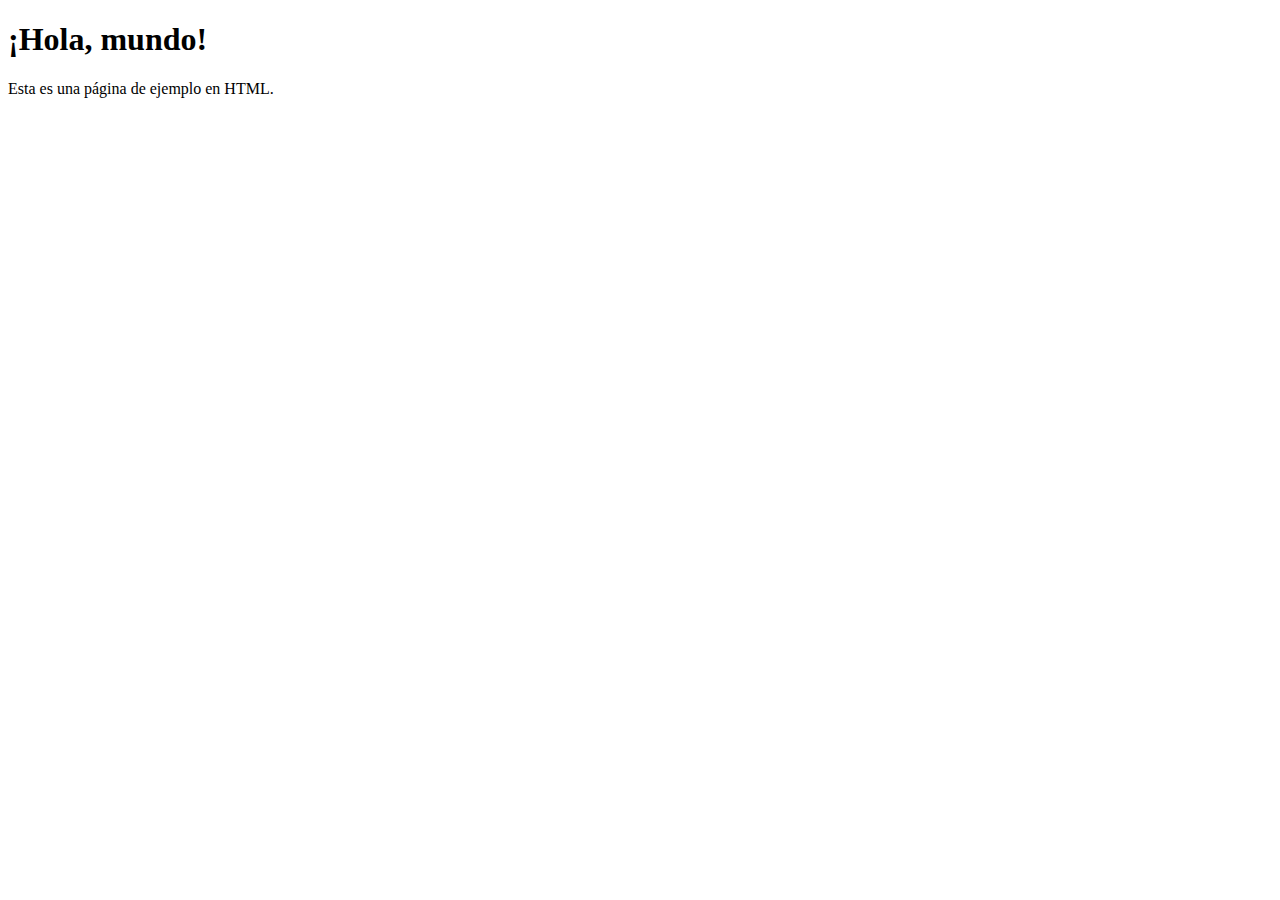
<file: index.html>
<!DOCTYPE html>
<html lang="es">
  <head>
    <meta charset="UTF-8" />
    <title>Mi Página HTML</title>
  </head>
  <body>
    <h1>¡Hola, mundo!</h1>
    <p>Esta es una página de ejemplo en HTML.</p>
  </body>
</html>
</file>
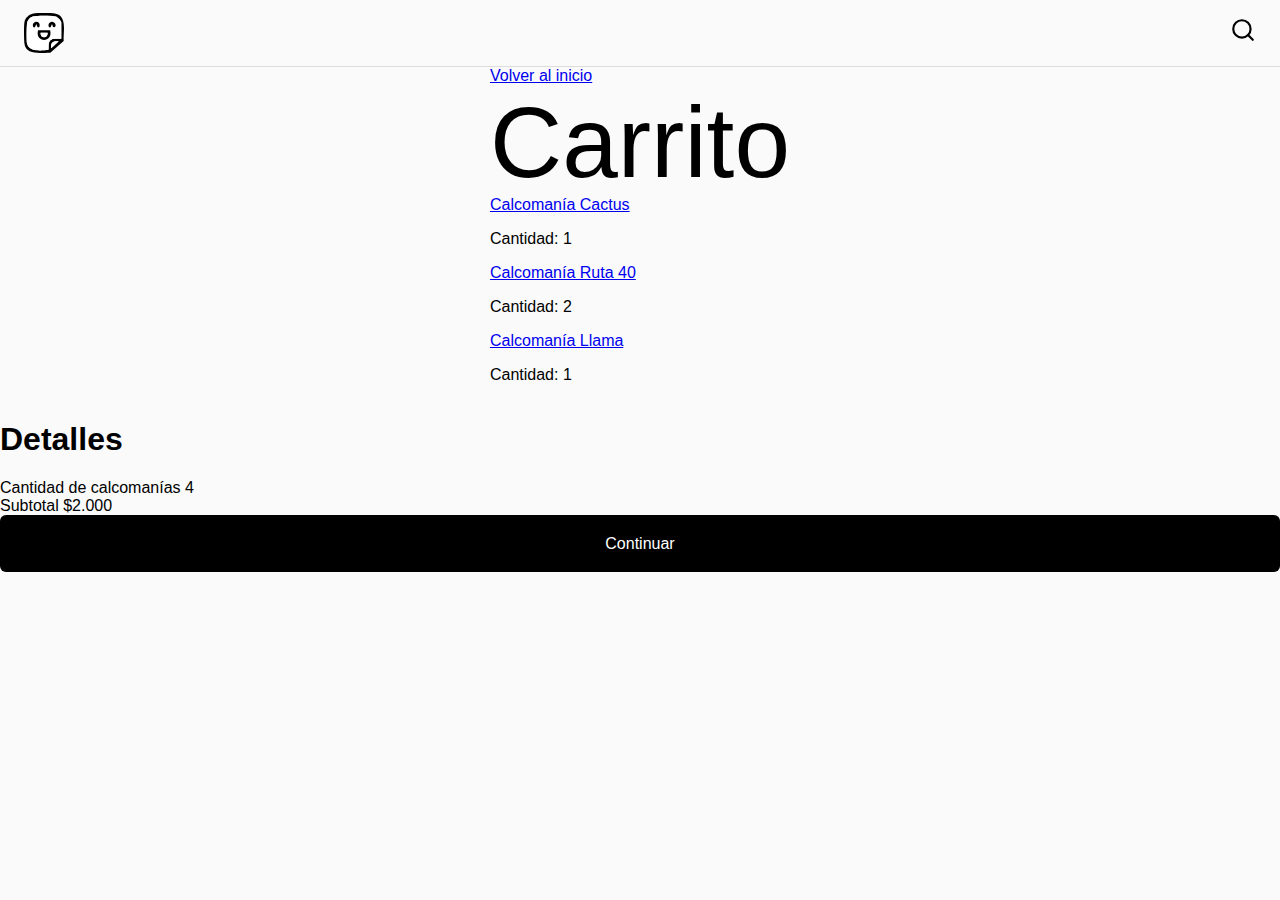
<file: pages/cart.html>
<!DOCTYPE html>
<html lang="en">
  <head>
    <meta charset="UTF-8" />
    <meta name="viewport" content="width=device-width, initial-scale=1.0" />
    <title>Carrito [0]</title>
    <link rel="stylesheet" href="/styles/main.css" />
    <link rel="stylesheet" href="/styles/nav.css" />
    <link rel="stylesheet" href="/styles/cart.css" />
    <link rel="stylesheet" href="/styles/ui.css" />
  </head>

  <header>
    <nav class="navbar">
      <a href="/index.html" class="logo">
        <img src="/public/logo.svg" alt="logo" />
      </a>

      <div class="icons">
        <a href="/pages/search.html">
          <svg
            xmlns="http://www.w3.org/2000/svg"
            width="26"
            height="26"
            viewBox="0 0 24 24"
            fill="none"
            stroke="currentColor"
            stroke-width="2"
            stroke-linecap="round"
            stroke-linejoin="round"
            style="view-transition-name: search"
          >
            <circle cx="11" cy="11" r="8"></circle>
            <line x1="21" y1="21" x2="16.65" y2="16.65"></line>
          </svg>
        </a>

        <!-- <a href="/pages/cart.html" class="cart-link">
          <span class="cart-text">Carrito [4]</span>
          <span class="cart-icon">
            <svg
              xmlns="http://www.w3.org/2000/svg"
              width="26"
              height="26"
              viewBox="0 0 24 24"
              fill="none"
              stroke="currentColor"
              stroke-width="2"
              stroke-linecap="round"
              stroke-linejoin="round"
            >
              <circle cx="9" cy="21" r="1"></circle>
              <circle cx="20" cy="21" r="1"></circle>
              <path
                d="M1 1h4l2.68 13.39a2 2 0 0 0 2 1.61h9.72a2 2 0 0 0 2-1.61L23 6H6"
              ></path>
            </svg>
          </span>
        </a> -->
      </div>
    </nav>
  </header>

  <body>
    <div class="con">
      <!-- parte izquiera -->
      <div class="cart-container">
        <div>
          <div class="cart-titles-container">
            <a href="/index.html">Volver al inicio</a>
            <span class="cart-title">Carrito</span>
            <!-- <span class="cart-item-quantity">
              <span style="view-transition-name: cartquantity">2</span> unidades
            </span> -->
          </div>
          <div class="cart-summary">
            <div class="item">
              <div class="thumb"></div>
              <div class="info">
                <a href="#"><p class="name">Calcomanía Cactus</p></a>
                <p class="qty">Cantidad: 1</p>
              </div>
            </div>

            <div class="item">
              <div class="thumb"></div>
              <div class="info">
                <a href="#">
                  <p class="name">Calcomanía Ruta 40</p>
                </a>
                <p class="qty">Cantidad: 2</p>
              </div>
            </div>

            <div class="item">
              <div class="thumb"></div>
              <div class="info">
                <a href="#"><p class="name">Calcomanía Llama</p></a>
                <p class="qty">Cantidad: 1</p>
              </div>
            </div>
          </div>
        </div>
      </div>

      <!-- parte izquiera -->
      <div class="cart-details-container">
        <h1>Detalles</h1>

        <div class="detail-row">
          <span>Cantidad de calcomanías</span>
          <span>4</span>
        </div>

        <div class="detail-row">
          <span>Subtotal</span>
          <span>$2.000</span>
        </div>

        <a href="/pages/checkout.html">
          <button class="btn-primary">Continuar</button>
        </a>
      </div>
    </div>
  </body>
</html>
</file>
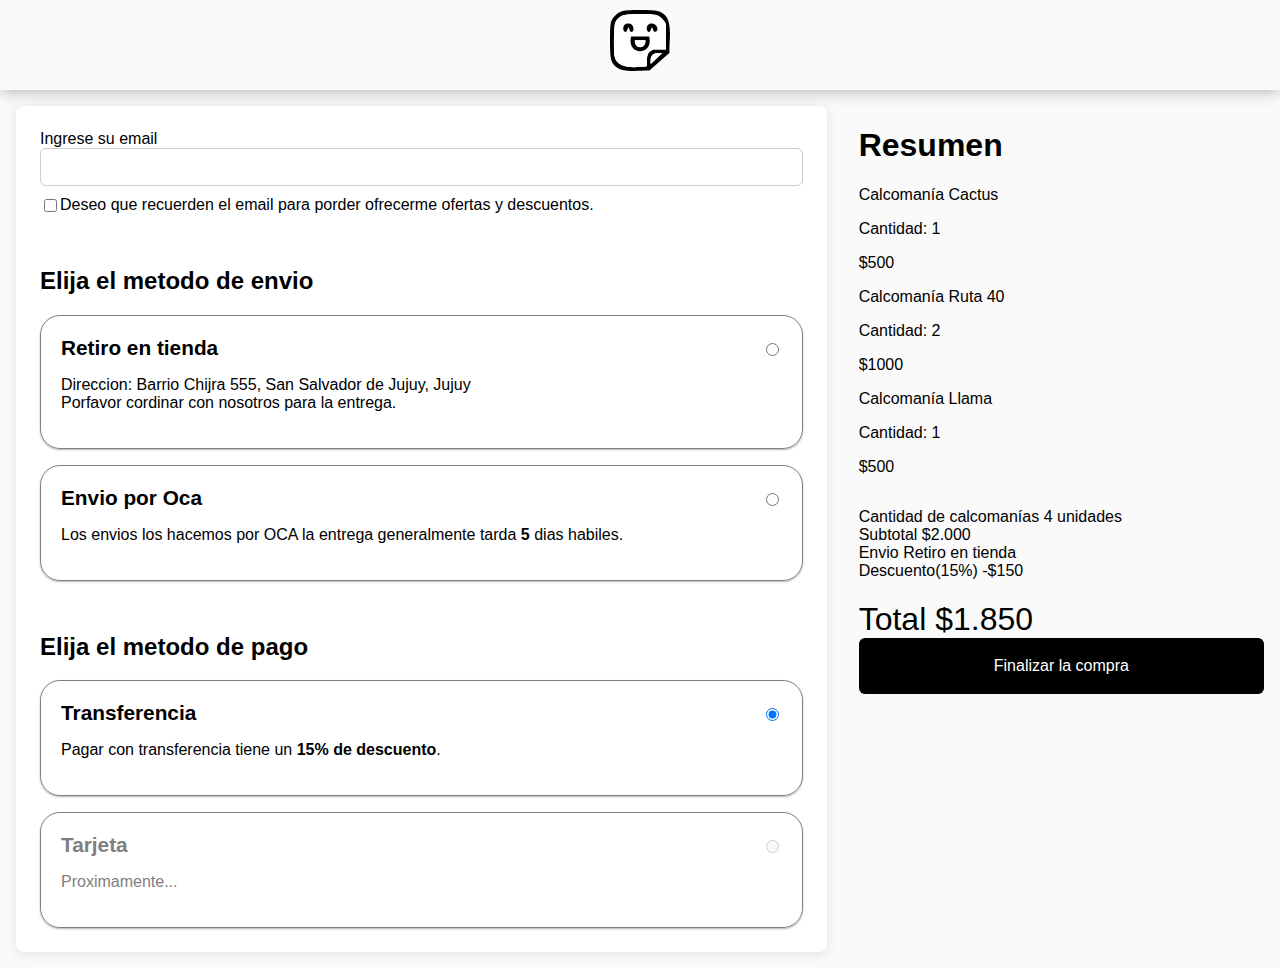
<file: pages/checkout.html>
<!DOCTYPE html>
<html lang="en">
  <head>
    <meta charset="UTF-8" />
    <meta name="viewport" content="width=device-width, initial-scale=1.0" />
    <title>Checkout</title>

    <link rel="stylesheet" href="/styles/checkout.css" />
    <link rel="stylesheet" href="/styles/main.css" />
    <link rel="stylesheet" href="/styles/ui.css" />
    <link rel="stylesheet" href="/styles/cart.css" />
  </head>
  <header>
    <nav class="checkout-nav">
      <a href="/index.html">
        <img src="/public/logo.svg" alt="" />
      </a>
    </nav>
  </header>
  <body>
    <div class="checkout-container">
      <!-- informacion de envio -->
      <div class="ship-payment-container">
        <div class="address-container">
          <label for="email">Ingrese su email</label>
          <input type="email" name="email" id="email" />

          <div style="display: flex; margin-top: 10px">
            <input type="checkbox" name="remember" id="email" />
            <label for="remember"
              >Deseo que recuerden el email para porder ofrecerme ofertas y
              descuentos.</label
            >
          </div>
        </div>

        <div class="ship-container">
          <h2>Elija el metodo de envio</h2>

          <div class="options-container">
            <div
              style="width: 100%; display: flex; justify-content: space-between"
            >
              <label for="store">Retiro en tienda</label>
              <input type="radio" name="store" checked />
            </div>
            <p>
              Direccion: Barrio Chijra 555, San Salvador de Jujuy, Jujuy <br />
              Porfavor cordinar con nosotros para la entrega.
            </p>
          </div>

          <div style="margin: 1rem"></div>

          <div class="options-container">
            <div
              style="width: 100%; display: flex; justify-content: space-between"
            >
              <label for="standar">Envio por Oca</label>
              <input type="radio" name="standar" />
            </div>

            <p>
              Los envios los hacemos por OCA la entrega generalmente tarda
              <strong>5</strong>
              dias habiles.
            </p>
          </div>
        </div>

        <div class="ship-container">
          <h2>Elija el metodo de pago</h2>

          <div class="options-container">
            <div
              style="width: 100%; display: flex; justify-content: space-between"
            >
              <label for="store">Transferencia </label>
              <input type="radio" name="store" checked />
            </div>
            <p>
              Pagar con transferencia tiene un
              <strong>15% de descuento</strong>.
            </p>
          </div>

          <div style="margin: 1rem"></div>

          <div class="options-container" style="color: grey">
            <div
              style="width: 100%; display: flex; justify-content: space-between"
            >
              <label for="standar">Tarjeta</label>
              <input type="radio" name="standar" disabled />
            </div>

            <p>Proximamente...</p>
          </div>
        </div>
      </div>

      <!-- summary -->

      <div class="summary-container">
        <div class="cart-details-container">
          <h1>Resumen</h1>

          <div class="cart-summary">
            <div class="item">
              <div class="thumb"></div>
              <div class="info">
                <p class="name">Calcomanía Cactus</p>
                <p class="qty">Cantidad: 1</p>
                <p class="qty">$500</p>
              </div>
            </div>

            <div class="item">
              <div class="thumb"></div>
              <div class="info">
                <p class="name">Calcomanía Ruta 40</p>

                <p class="qty">Cantidad: 2</p>
                <p class="qty">$1000</p>
              </div>
            </div>

            <div class="item">
              <div class="thumb"></div>
              <div class="info">
                <p class="name">Calcomanía Llama</p>
                <p class="qty">Cantidad: 1</p>
                <p class="qty">$500</p>
              </div>
            </div>
          </div>

          <div style="margin-top: 2rem"></div>

          <div class="detail-row">
            <span>Cantidad de calcomanías</span>
            <span>4 unidades</span>
          </div>

          <div class="detail-row">
            <span>Subtotal</span>
            <span>$2.000</span>
          </div>

          <div class="detail-row">
            <span>Envio</span>
            <span>Retiro en tienda</span>
          </div>

          <div class="detail-row">
            <span>Descuento(15%)</span>
            <span>-$150</span>
          </div>

          <div style="height: 1px; margin: 10px"></div>

          <div class="detail-row" style="font-size: 2rem">
            <span>Total</span>
            <span>$1.850</span>
          </div>

          <a href="/pages/checkout.html">
            <button class="btn-primary">Finalizar la compra</button>
          </a>
        </div>
      </div>
    </div>
  </body>
</html>
</file>
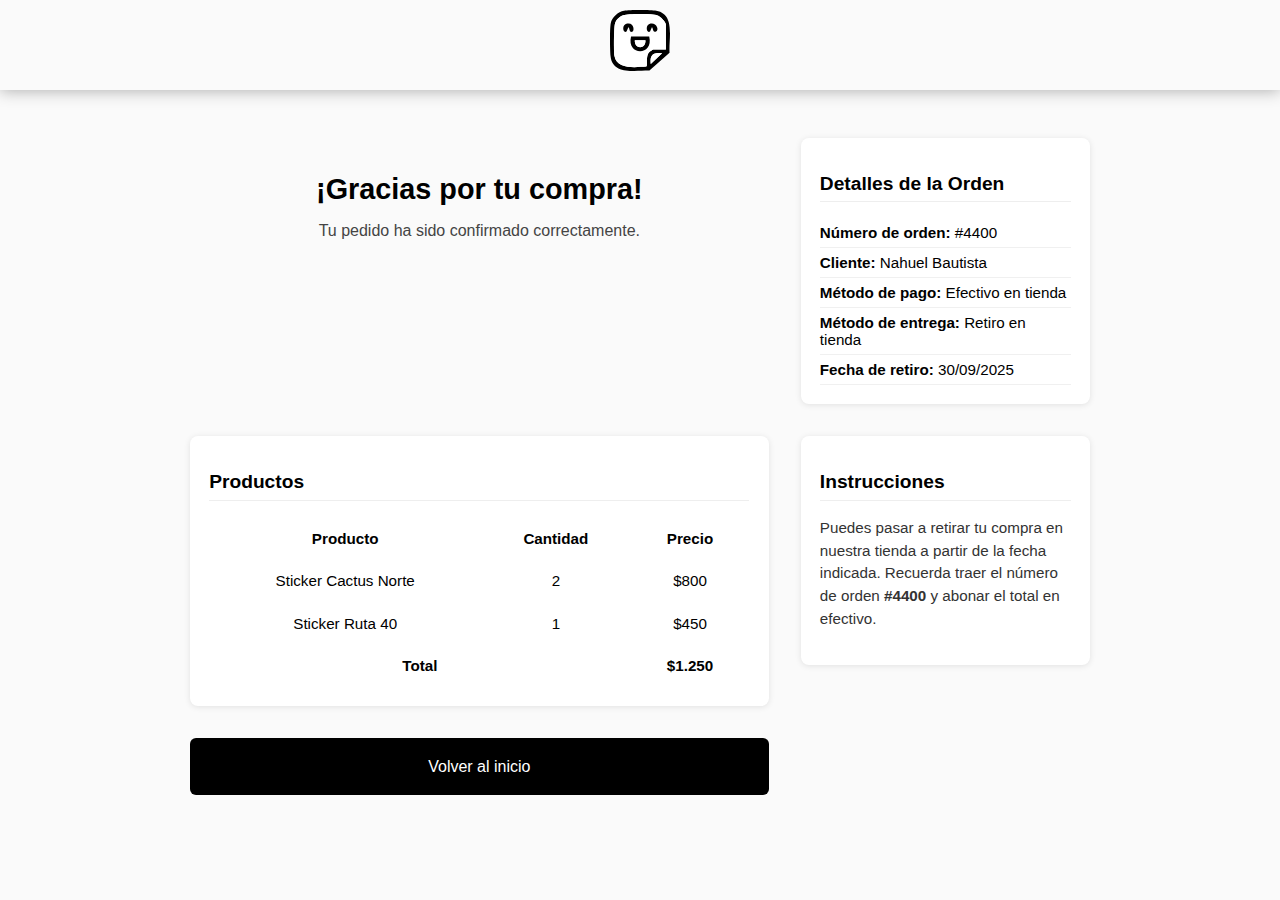
<file: pages/order.html>
<!DOCTYPE html>
<html lang="es">
  <head>
    <meta charset="UTF-8" />
    <meta name="viewport" content="width=device-width, initial-scale=1.0" />
    <title>Gracias por tu compra</title>
    <link rel="stylesheet" href="/styles/main.css" />
    <link rel="stylesheet" href="/styles/order.css" />
    <link rel="stylesheet" href="/styles/checkout.css" />
    <link rel="stylesheet" href="/styles/ui.css" />
  </head>
  <body>
    <header>
      <nav class="checkout-nav">
        <a href="/index.html">
          <img src="/public/logo.svg" alt="Logo" />
        </a>
      </nav>
    </header>

    <main class="thankyou-container">
      <section class="thankyou-message">
        <h1>¡Gracias por tu compra!</h1>
        <p>Tu pedido ha sido confirmado correctamente.</p>
      </section>

      <section class="order-details">
        <h2>Detalles de la Orden</h2>
        <ul>
          <li><strong>Número de orden:</strong> #4400</li>
          <li><strong>Cliente:</strong> Nahuel Bautista</li>
          <li><strong>Método de pago:</strong> Efectivo en tienda</li>
          <li><strong>Método de entrega:</strong> Retiro en tienda</li>
          <li><strong>Fecha de retiro:</strong> 30/09/2025</li>
        </ul>
      </section>

      <section class="products">
        <h2>Productos</h2>
        <table>
          <thead>
            <tr>
              <th>Producto</th>
              <th>Cantidad</th>
              <th>Precio</th>
            </tr>
          </thead>
          <tbody>
            <tr>
              <td>Sticker Cactus Norte</td>
              <td>2</td>
              <td>$800</td>
            </tr>
            <tr>
              <td>Sticker Ruta 40</td>
              <td>1</td>
              <td>$450</td>
            </tr>
          </tbody>
          <tfoot>
            <tr>
              <td colspan="2"><strong>Total</strong></td>
              <td><strong>$1.250</strong></td>
            </tr>
          </tfoot>
        </table>
      </section>

      <section class="instructions">
        <h2>Instrucciones</h2>
        <p>
          Puedes pasar a retirar tu compra en nuestra tienda a partir de la
          fecha indicada. Recuerda traer el número de orden
          <strong>#4400</strong> y abonar el total en efectivo.
        </p>
      </section>

      <a href="/index.html">
        <button class="btn-primary">Volver al inicio</button>
      </a>
    </main>
  </body>
</html>
</file>
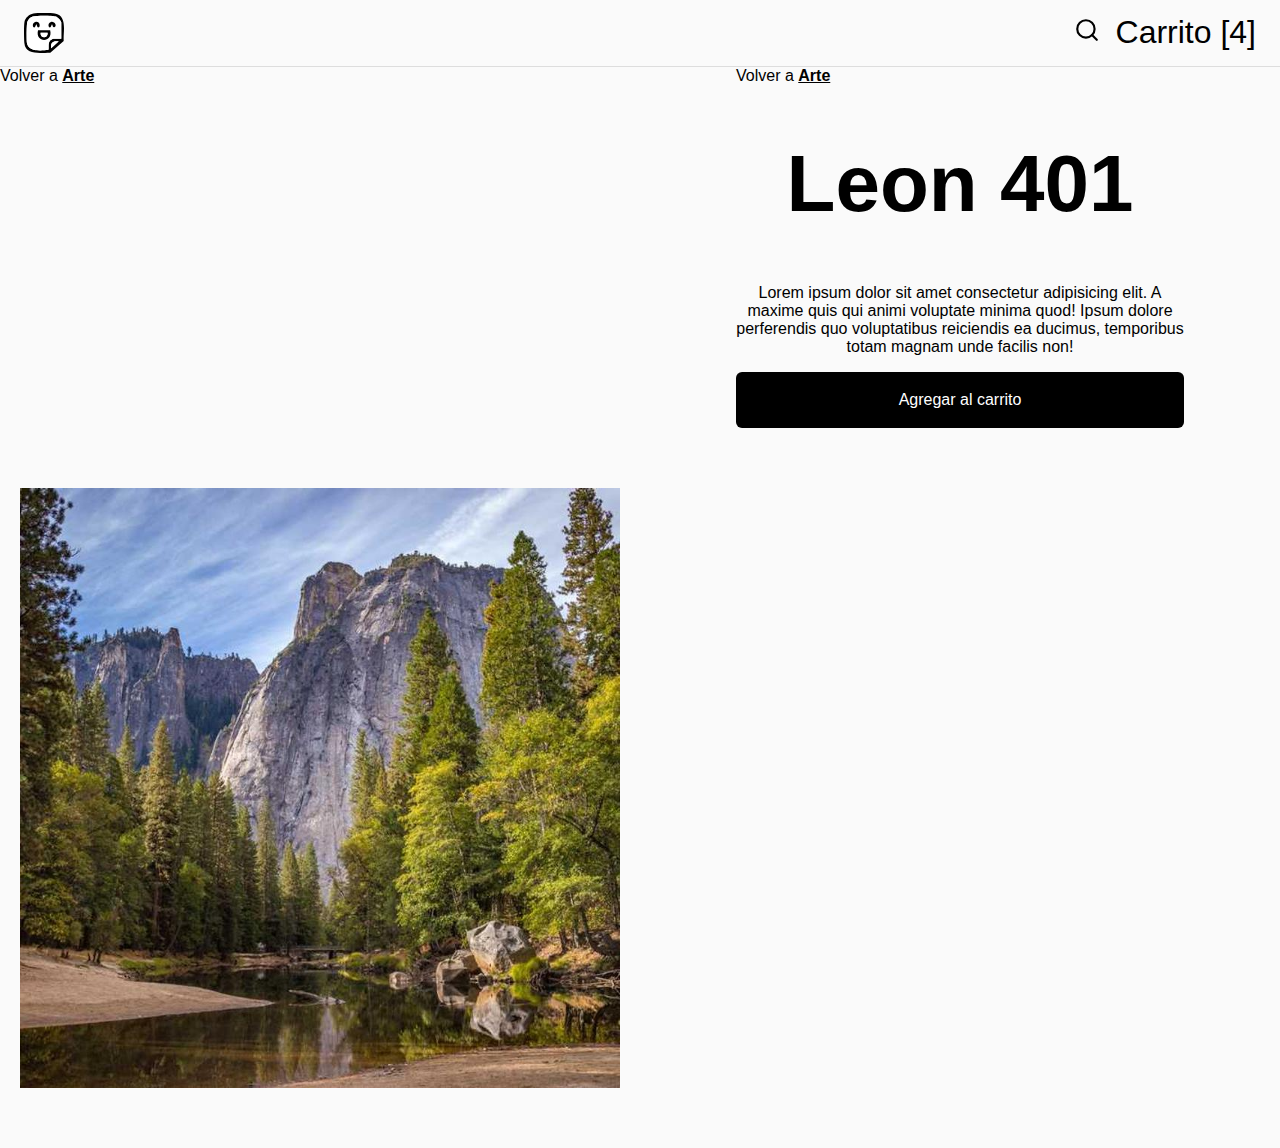
<file: pages/product.html>
<!DOCTYPE html>
<html lang="en">
  <head>
    <meta charset="UTF-8" />
    <meta name="viewport" content="width=device-width, initial-scale=1.0" />
    <title>Stickerazo | Cactus Norte</title>
    <link rel="stylesheet" href="/styles/nav.css" />
    <link rel="stylesheet" href="/styles/main.css" />
    <link rel="stylesheet" href="/styles/ui.css" />
    <link rel="stylesheet" href="/styles/product.css" />
  </head>
  <header>
    <nav class="navbar">
      <a href="/index.html" class="logo">
        <img src="/public/logo.svg" alt="logo" />
      </a>

      <div class="icons">
        <a href="/pages/search.html">
          <svg
            xmlns="http://www.w3.org/2000/svg"
            width="26"
            height="26"
            viewBox="0 0 24 24"
            fill="none"
            stroke="currentColor"
            stroke-width="2"
            stroke-linecap="round"
            stroke-linejoin="round"
            style="view-transition-name: search"
          >
            <circle cx="11" cy="11" r="8"></circle>
            <line x1="21" y1="21" x2="16.65" y2="16.65"></line>
          </svg>
        </a>

        <a href="/pages/cart.html" class="cart-link">
          <span class="cart-text">Carrito [4]</span>
          <span class="cart-icon">
            <svg
              xmlns="http://www.w3.org/2000/svg"
              width="26"
              height="26"
              viewBox="0 0 24 24"
              fill="none"
              stroke="currentColor"
              stroke-width="2"
              stroke-linecap="round"
              stroke-linejoin="round"
            >
              <circle cx="9" cy="21" r="1"></circle>
              <circle cx="20" cy="21" r="1"></circle>
              <path
                d="M1 1h4l2.68 13.39a2 2 0 0 0 2 1.61h9.72a2 2 0 0 0 2-1.61L23 6H6"
              ></path>
            </svg>
          </span>
        </a>
      </div>
    </nav>
  </header>
  <body>
    <div class="c">
      <div class="product-container">
        <a
          class="return-text-mobile"
          style="color: black; text-decoration: none"
          href="/pages/category.html"
          >Volver a
          <span style="font-weight: 700; text-decoration: underline"
            >Arte</span
          ></a
        >
        <div class="product-details-container">
          <div class="product-details">
            <a
              class="return-text"
              style="color: black; text-decoration: none"
              href="/pages/category.html"
              >Volver a
              <span style="font-weight: 700; text-decoration: underline"
                >Arte</span
              ></a
            >

            <h1 class="title">Leon 401</h1>

            <p class="product-description">
              Lorem ipsum dolor sit amet consectetur adipisicing elit. A maxime
              quis qui animi voluptate minima quod! Ipsum dolore perferendis quo
              voluptatibus reiciendis ea ducimus, temporibus totam magnam unde
              facilis non!
            </p>
            <!-- 
            <div class="quantity-selector-container">
              <button class="qty-btn">-</button>
              <input type="number" value="1" min="1" />
              <button class="qty-btn">+</button>
            </div> -->
            <button class="btn-primary">Agregar al carrito</button>
          </div>
        </div>
        <div class="product-image-container">
          <img
            class="product-image"
            style="view-transition-name: title1"
            src="/public/imagen1.jpg"
          />
        </div>
      </div>
    </div>
  </body>

  <footer></footer>
</html>
</file>
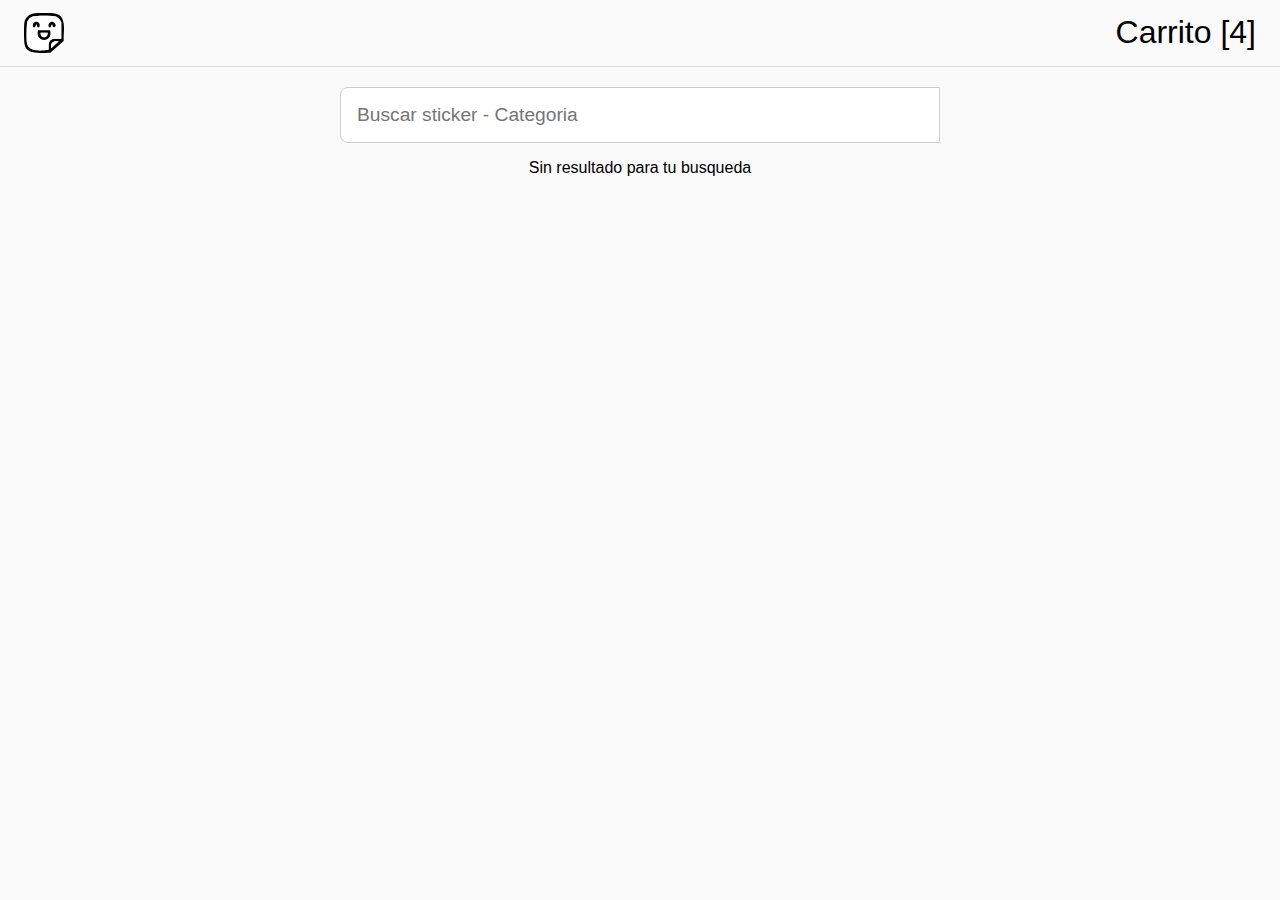
<file: pages/search.html>
<!DOCTYPE html>
<html lang="en">
  <head>
    <meta charset="UTF-8" />
    <meta name="viewport" content="width=device-width, initial-scale=1.0" />
    <title>Buscar</title>
    <link rel="stylesheet" href="/styles/nav.css" />
    <link rel="stylesheet" href="/styles/main.css" />
    <link rel="stylesheet" href="/styles/search.css" />
  </head>

  <header>
    <nav class="navbar">
      <a href="/index.html" class="logo">
        <img src="/public/logo.svg" alt="logo" />
      </a>

      <div class="icons">
        <!-- <a href="/pages/search.html">
          <svg
            xmlns="http://www.w3.org/2000/svg"
            width="26"
            height="26"
            viewBox="0 0 24 24"
            fill="none"
            stroke="currentColor"
            stroke-width="2"
            stroke-linecap="round"
            stroke-linejoin="round"
            style="view-transition-name: search"
          >
            <circle cx="11" cy="11" r="8"></circle>
            <line x1="21" y1="21" x2="16.65" y2="16.65"></line>
          </svg>
        </a> -->

        <a href="/pages/cart.html" class="cart-link">
          <span class="cart-text">Carrito [4]</span>
          <span class="cart-icon">
            <svg
              xmlns="http://www.w3.org/2000/svg"
              width="26"
              height="26"
              viewBox="0 0 24 24"
              fill="none"
              stroke="currentColor"
              stroke-width="2"
              stroke-linecap="round"
              stroke-linejoin="round"
            >
              <circle cx="9" cy="21" r="1"></circle>
              <circle cx="20" cy="21" r="1"></circle>
              <path
                d="M1 1h4l2.68 13.39a2 2 0 0 0 2 1.61h9.72a2 2 0 0 0 2-1.61L23 6H6"
              ></path>
            </svg>
          </span>
        </a>
      </div>
    </nav>
  </header>
  <body>
    <div class="search-form-container">
      <form class="search-form">
        <input type="text" placeholder="Buscar sticker - Categoria" />
        <!-- <button type="submit">BUSCAR</button> -->
      </form>
    </div>

    <div class="search-result-container">
      <!--TODO: contenido de la busqueda -->
      <p>Sin resultado para tu busqueda</p>
    </div>
  </body>
</html>
</file>
<file: styles/main.css>
@view-transition {
  navigation: auto;
}

::view-transition-group(*) {
  animation-duration: 0.7s;
}

body {
  font-family: sans-serif;
  margin: 0;

  background: #fafafa;
}
</file>
<file: styles/nav.css>
.navbar {
  display: flex;
  align-items: center;
  justify-content: space-between;
  padding: 0.8rem 1.5rem;
  border-bottom: 1px solid #ddd;
}

.navbar .logo img {
  height: 40px;
  width: auto;
  display: block;
}

.navbar .search-box {
  flex: 1;
  display: flex;
  justify-content: center;
  padding: 0 1rem;
}

.navbar input[type="text"] {
  width: 100%;
  max-width: 500px;
  padding: 0.6rem 1rem;
  border: 1px solid #ccc;
  border-radius: 30px;
  font-size: 1rem;
  outline: none;
  transition: border-color 0.2s ease;
}

.navbar input[type="text"]:focus {
  border-color: black;
}

.navbar .icons {
  display: flex;
  gap: 1rem;
  align-items: center;
}

.navbar .icons a {
  text-decoration: none;
  color: black;
  font-size: 2rem;
}

.cart-link .cart-icon {
  display: none;
}
.cart-link .cart-text {
  display: inline;
}

@media (max-width: 600px) {
  .cart-link .cart-icon {
    display: inline-block;
  }
  .cart-link .cart-text {
    display: none;
  }
}
</file>
<file: styles/cart.css>
.cart-container {
  width: 100%;
  display: flex;
  justify-content: center;
}

.cart-titles-container {
  display: flex;
  flex-direction: column;
}

.cart-title {
  font-size: 100px;
  margin-bottom: -20px;
}

.cart-item-quantity {
  font-size: 30px;
  font-weight: 300;
  margin-bottom: -20px;
}
</file>
<file: styles/ui.css>
/* Titulo */
.title {
  font-size: 80px;
  text-align: center;
}
/* Botton */
.btn-primary {
  width: 100%;
  padding: 0.8rem;
  padding-top: 1.2rem;
  padding-bottom: 1.2rem;
  font-size: 1rem;
  border: none;
  border-radius: 6px;
  background: black;
  color: white;
  cursor: pointer;
  transition: background 0.2s;
}

.btn-primary:hover {
  background: #333;
}
</file>
<file: styles/checkout.css>
.checkout-nav {
  width: auto;
  display: flex;
  padding-top: 10px;
  padding-bottom: 15px;
  justify-content: center;
  align-items: center;
  box-shadow: 0 1px 15px rgba(0, 0, 0, 0.3);
  /* background: #000; */
}

/* LOGO */
.checkout-nav a img {
  width: 60px;
}
.checkout-container {
  display: grid;
  grid-template-columns: 1fr;
  gap: 2rem;
  padding: 1rem;
}

.ship-payment-container {
  display: flex;
  flex-direction: column;
  gap: 2rem;
}

.address-container {
  display: flex;
  flex-direction: column;
}

.ship-payment-container input[type="email"] {
  padding: 0.6rem 0.8rem;
  border: 1px solid #ccc;
  border-radius: 6px;
  font-size: 0.95rem;
  width: auto;
}

.ship-container {
}

.options-container {
  padding: 20px;
  border: 1px solid grey;
  box-shadow: 0 1px 2px rgba(0, 0, 0, 0.3);
  border-radius: 20px;
}

.options-container label {
  font-size: 1.3rem;
  font-weight: 700;
}

@media (min-width: 768px) {
  .checkout-container {
    /* esto significaba que generas dos columas una mas grande que la otra */
    grid-template-columns: 2fr 1fr;
    align-items: flex-start;
  }

  .ship-payment-container {
    background: #fff;
    padding: 1.5rem;
    border-radius: 8px;
    box-shadow: 0 2px 12px rgba(0, 0, 0, 0.1);
  }
}
</file>
<file: styles/order.css>
/* ====== NAV ====== */
.checkout-nav {
  width: auto;
  display: flex;
  padding-top: 10px;
  padding-bottom: 15px;
  justify-content: center;
  align-items: center;
  box-shadow: 0 1px 15px rgba(0, 0, 0, 0.3);
}

.checkout-nav a img {
  width: 60px;
}

.thankyou-container {
  display: grid;
  grid-template-columns: 1fr;
  gap: 2rem;
  padding: 1rem;
  max-width: 900px;
  margin: 2rem auto;
}

.thankyou-message {
  text-align: center;
  padding: 1rem;
}

.thankyou-message h1 {
  font-size: 1.8rem;
  font-weight: 700;
  margin-bottom: 0.5rem;
  color: black;
}

.thankyou-message p {
  font-size: 1rem;
  color: #444;
}

.order-details,
.products,
.instructions {
  background: #fff;
  padding: 1.2rem;
  border-radius: 8px;
  box-shadow: 0 1px 6px rgba(0, 0, 0, 0.1);
}

.order-details h2,
.products h2,
.instructions h2 {
  font-size: 1.2rem;
  margin-bottom: 1rem;
  font-weight: 600;
  border-bottom: 1px solid #eee;
  padding-bottom: 0.4rem;
}

.order-details ul {
  list-style: none;
  margin: 0;
  padding: 0;
}

.order-details li {
  padding: 6px 0;
  font-size: 0.95rem;
  border-bottom: 1px solid #f0f0f0;
}

.products table {
  width: 100%;
  border-collapse: collapse;
  font-size: 0.95rem;
}

.products th,
.products td {
  padding: 0.8rem;
  text-align: center;
}

.products th {
  font-weight: 600;
}

.instructions p {
  font-size: 0.95rem;
  line-height: 1.5;
  color: #333;
}

@media (min-width: 768px) {
  .thankyou-container {
    grid-template-columns: 2fr 1fr;
    align-items: flex-start;
  }
}
</file>
<file: styles/product.css>
.product-container {
  display: grid;
  width: 100%;
  grid-template-columns: 1fr 1fr;
}

.product-image-container {
  height: 80vh;
  width: 100%;
  /* background: #000; */
  display: flex;
  justify-content: center;
  align-items: center;
}

.product-image {
  width: 600px;
}

.product-details-container {
  display: flex;
  flex-direction: column;
  justify-content: center;

  align-items: center;

  width: 100%;
}

.product-details {
  width: 70%;
}

.product-route {
  text-align: center;
}

.product-description {
  text-align: center;
}

/* parte del selector de las cantidades */
.quantity-selector-container {
  display: inline-flex;
  align-items: center;
  border: 1px solid #ccc;
  border-radius: 6px;
  overflow: hidden;
  margin: 1rem 0;
}

.quantity-selector-container input {
  width: 60px;
  text-align: center;
  font-size: 1rem;
  border: none;
  outline: none;
  padding: 0.5rem;
}

/* Esto es par que se vea mejor el selector de cantidades */
.quantity-selector-container input::-webkit-outer-spin-button,
.quantity-selector-container input::-webkit-inner-spin-button {
  -webkit-appearance: none;
  margin: 0;
}

.qty-btn {
  background: #f5f5f5;
  border: none;
  padding: 0.5rem 1rem;
  font-size: 1.2rem;
  cursor: pointer;
  transition: background 0.2s ease;
}

.qty-btn:hover {
  background: #e0e0e0;
}

.qty-btn:active {
  background: #ccc;
}
</file>
<file: styles/search.css>
.search-form-container {
  width: 100%;
  height: auto;
  /* background: #000; */
  display: flex;
  margin-top: 20px;
  justify-content: center;
}

.search-header {
  padding: 1rem;
  border-bottom: 1px solid #ddd;
  display: flex;
  justify-content: center;
  align-items: center;
}

.search-form {
  display: flex;
  width: 100%;
  max-width: 600px;
}

.search-form input[type="text"] {
  flex: 1;
  padding: 1rem;
  font-size: 1.2rem;
  border: 1px solid #ccc;
  border-radius: 8px 0 0 8px;
  outline: none;
}

.search-form input[type="text"]:focus {
  border-color: black;
}

.search-result-container {
  width: 100%;
  /* background: grey; */
  height: auto;
  display: flex;

  justify-content: center;
}

@media (max-width: 768px) {
  .search-form-container {
    padding: 2rem;
    width: auto;
  }
}
</file>
